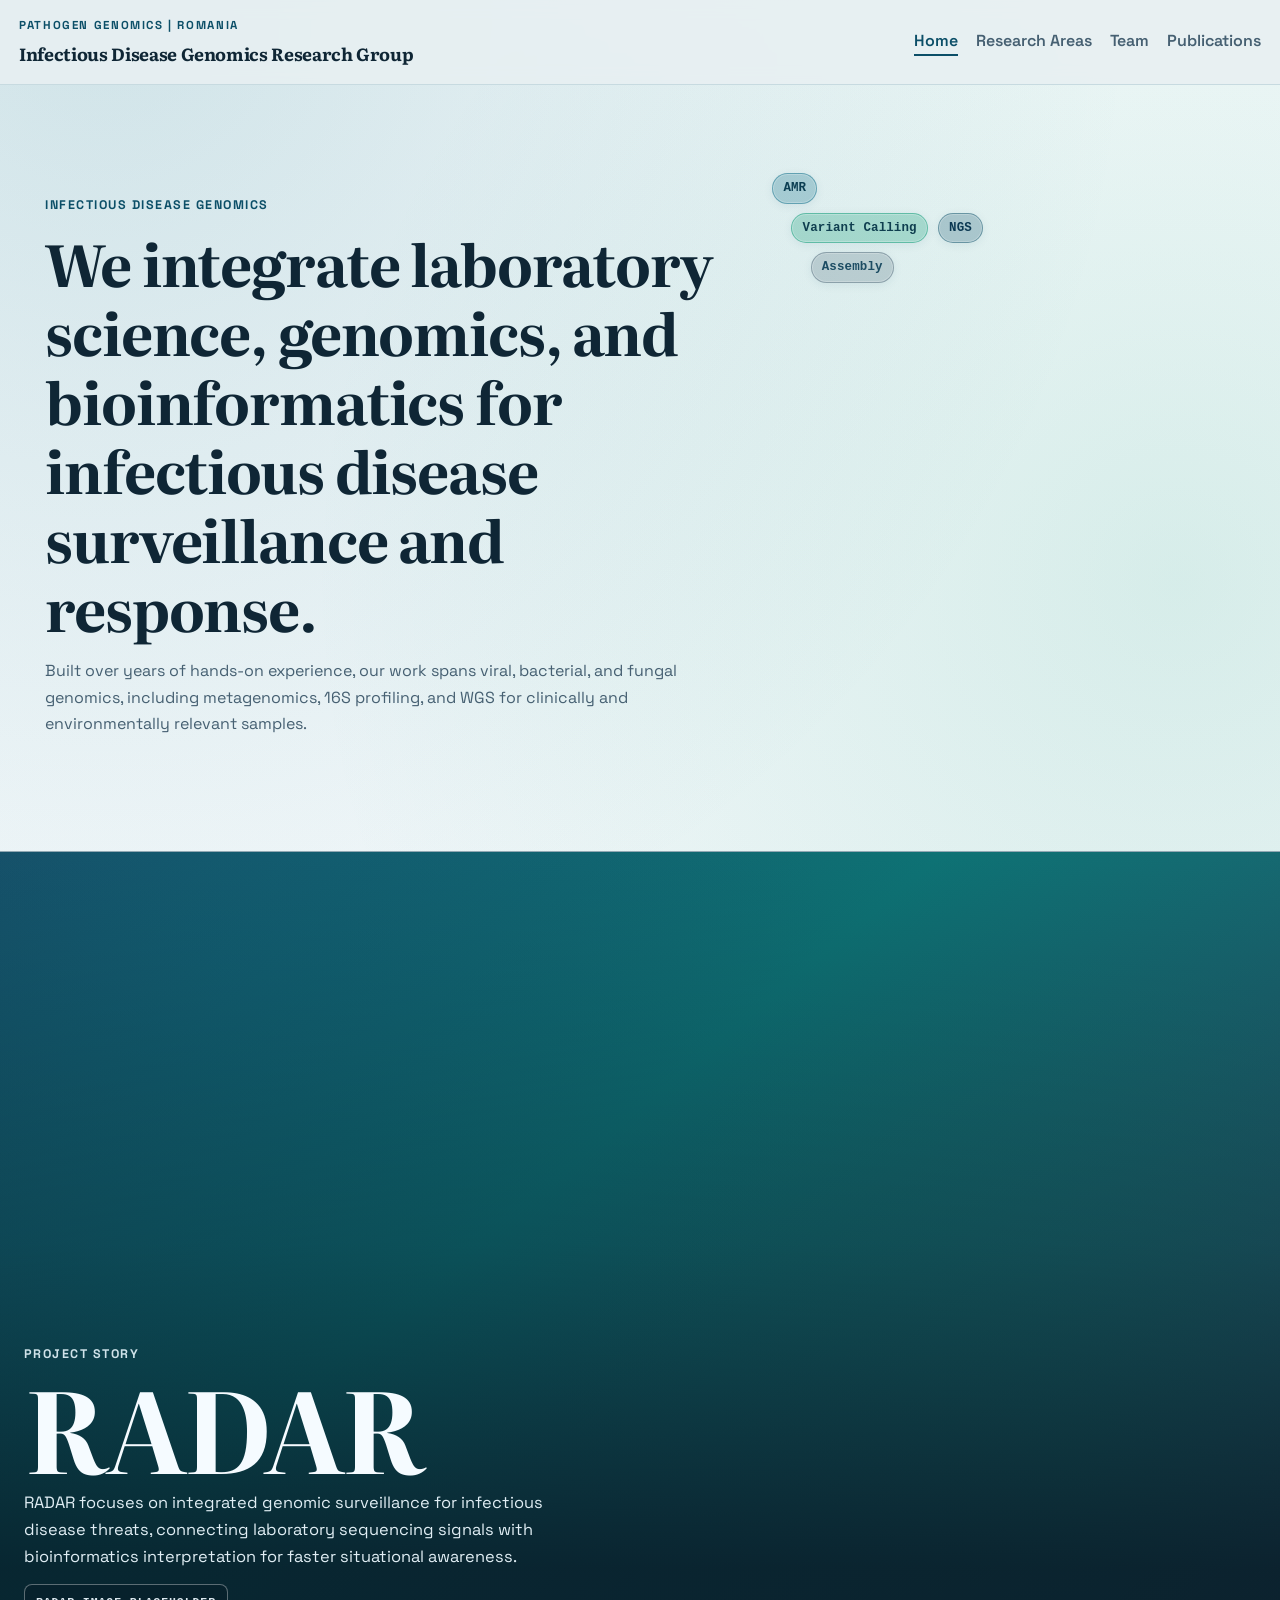
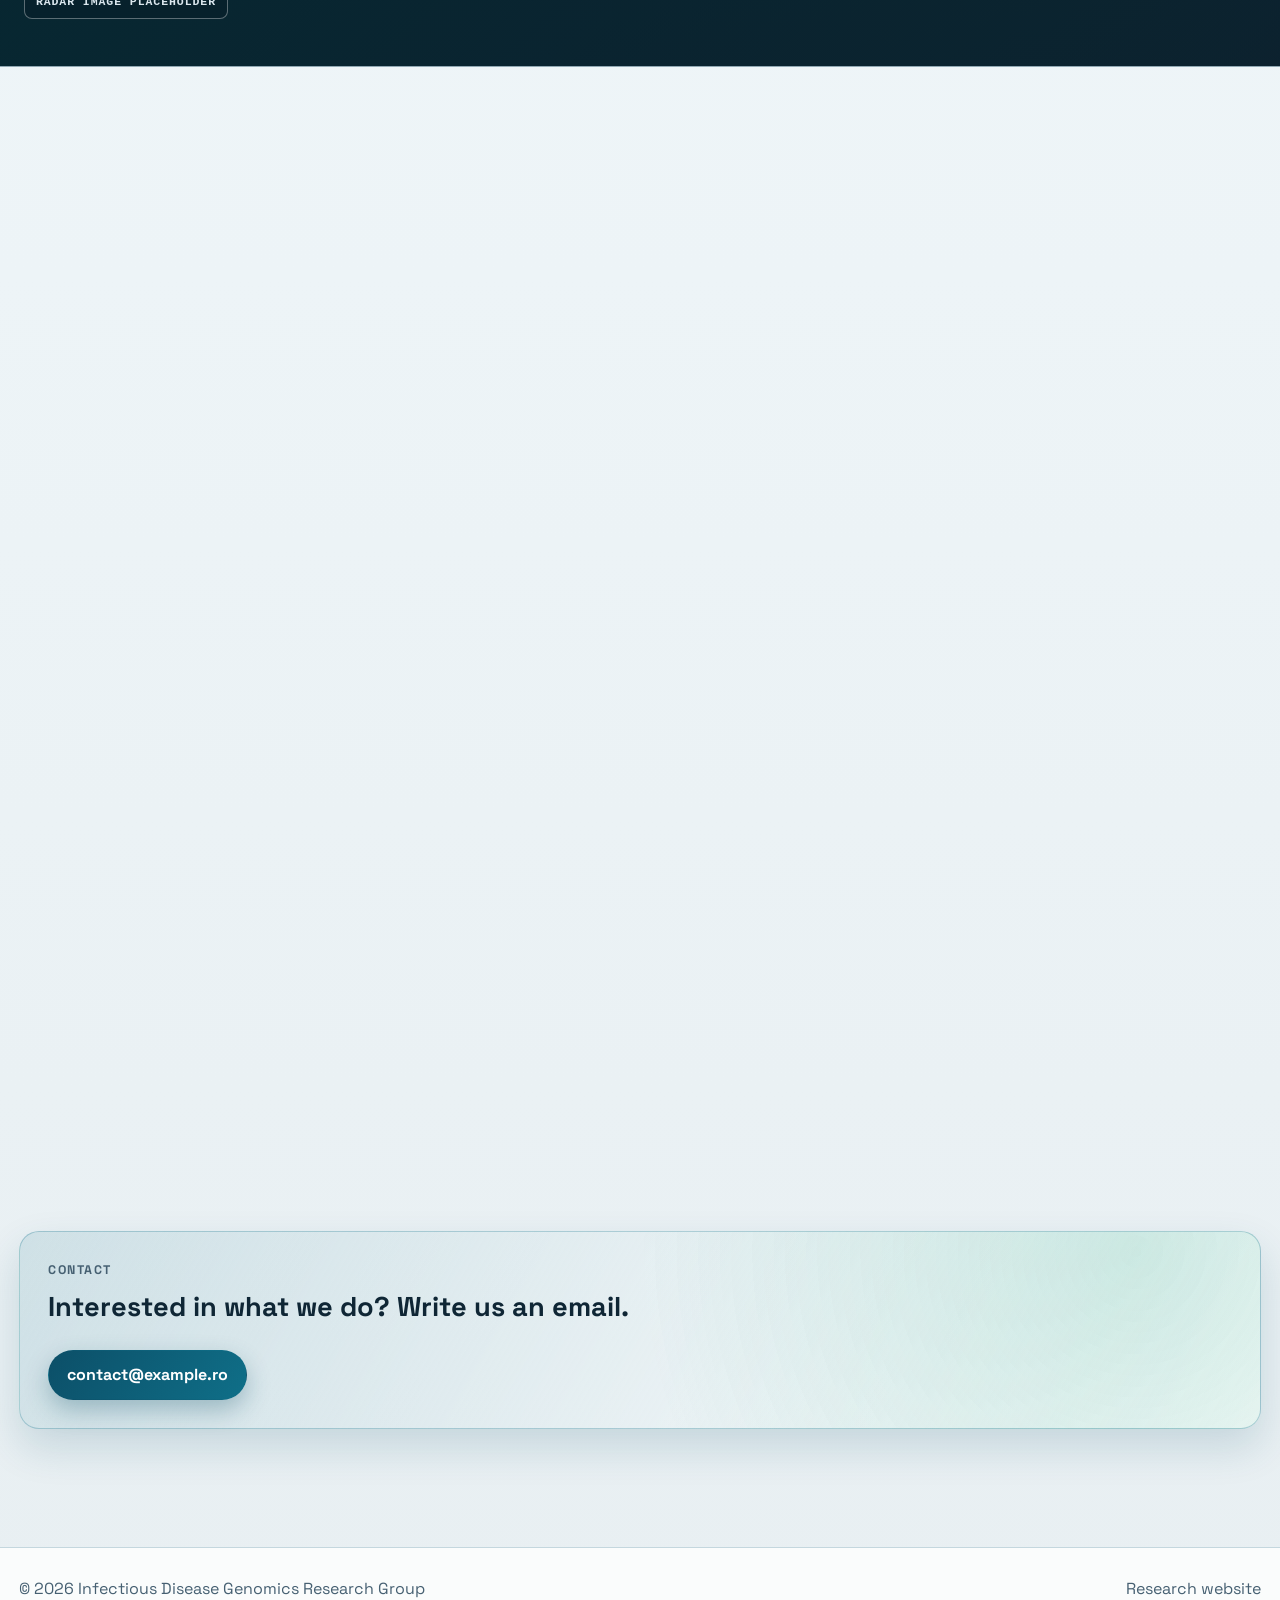
<file: index.html>
<!doctype html>
<html lang="en">
<head>
  <meta charset="utf-8">
  <meta name="viewport" content="width=device-width, initial-scale=1">
  <title>Infectious Disease Genomics Research Group</title>
  <meta name="description" content="Research group with years of lab and bioinformatics experience in infectious disease genomics: viral, bacterial, fungal sequencing, metagenomics, 16S, and WGS.">
  <meta property="og:title" content="Infectious Disease Genomics Research Group">
  <meta property="og:description" content="Infectious disease genomics research across clinical and environmental samples.">
  <meta property="og:type" content="website">
  <meta name="theme-color" content="#0c4f68">
  <link rel="preconnect" href="https://fonts.googleapis.com">
  <link rel="preconnect" href="https://fonts.gstatic.com" crossorigin>
  <link href="https://fonts.googleapis.com/css2?family=Literata:opsz,wght@7..72,600;7..72,700&family=Space+Grotesk:wght@400;500;700&display=swap" rel="stylesheet">
  <link rel="stylesheet" href="styles.css?v=20260227i">
</head>
<body>
  <div class="site">
    <header class="site-header">
      <div class="container header-row">
        <a class="brand" href="index.html">
          <span class="brand-kicker">Pathogen Genomics | Romania</span>
          <span class="brand-title">Infectious Disease Genomics Research Group</span>
        </a>
        <nav class="nav" aria-label="Main navigation">
          <a class="is-active" href="index.html">Home</a>
          <a href="research-areas.html">Research Areas</a>
          <a href="team.html">Team</a>
          <a href="publications.html">Publications</a>
        </nav>
      </div>
    </header>

    <main>
      <section class="hero">
        <div class="container hero-grid">
          <article class="hero-copy">
            <p class="kicker">Infectious Disease Genomics</p>
            <h1>We integrate laboratory science, genomics, and bioinformatics for infectious disease surveillance and response.</h1>
            <p class="lead">
              Built over years of hands-on experience, our work spans viral, bacterial, and fungal genomics,
              including metagenomics, 16S profiling, and WGS for clinically and environmentally relevant samples.
            </p>
          </article>

          <aside class="buzz-panel" aria-label="Research keywords">
            <div class="buzzword-wrap">
              <div
                id="buzzword-grid"
                class="buzzword-grid"
                data-buzzwords="NGS,HIV,WGS,Metagenomics,16S,AMR,Phylogenetics,Variant Calling,Genomic Surveillance,Read Mapping,Assembly,Annotation,Outbreak Genomics,Taxonomic Profiling,Quality Control,Comparative Genomics"
              >
                <span class="buzzword-chip tone-a">NGS</span>
                <span class="buzzword-chip tone-b">HIV</span>
                <span class="buzzword-chip tone-c">WGS</span>
                <span class="buzzword-chip tone-d">Metagenomics</span>
                <span class="buzzword-chip tone-e">16S</span>
                <span class="buzzword-chip tone-a">AMR</span>
                <span class="buzzword-chip tone-b">Phylogenetics</span>
                <span class="buzzword-chip tone-c">Genomic Surveillance</span>
              </div>
            </div>
          </aside>
        </div>
      </section>

      <section class="story-sequence" aria-label="Project stories">
        <div class="story-scroll">
          <div class="story-viewport" data-story-sequence>
            <article class="story-slide story-radar" data-story-slide>
              <div class="story-inner">
                <p class="kicker">Project Story</p>
                <h2 class="story-title">RADAR</h2>
                <p class="story-text">
                  RADAR focuses on integrated genomic surveillance for infectious disease threats,
                  connecting laboratory sequencing signals with bioinformatics interpretation for
                  faster situational awareness.
                </p>
                <p class="story-image-tag">RADAR IMAGE PLACEHOLDER</p>
              </div>
            </article>

            <article class="story-slide story-pegas" data-story-slide>
              <div class="story-inner">
                <p class="kicker">Project Story</p>
                <h2 class="story-title">PeGAS</h2>
                <p class="story-text">
                  PeGAS automates bacterial whole-genome sequencing workflows for AMR surveillance,
                  combining resistance profiling, virulence characterization, and pangenome analysis
                  in a streamlined research pipeline.
                </p>
                <p class="story-image-tag">PEGAS IMAGE PLACEHOLDER</p>
              </div>
            </article>
          </div>
        </div>
      </section>

      <section class="section">
        <div class="container">
          <div class="contact-cta">
            <p class="kicker">Contact</p>
            <h3>Interested in what we do? Write us an email.</h3>
            <a class="btn btn-primary" href="mailto:contact@example.ro">contact@example.ro</a>
          </div>
        </div>
      </section>
    </main>

    <footer class="site-footer">
      <div class="container footer-row">
        <p>&copy; <span data-year></span> Infectious Disease Genomics Research Group</p>
        <p>Research website</p>
      </div>
    </footer>
  </div>
  <script src="scripts/site.js?v=20260227i"></script>
</body>
</html>
</file>
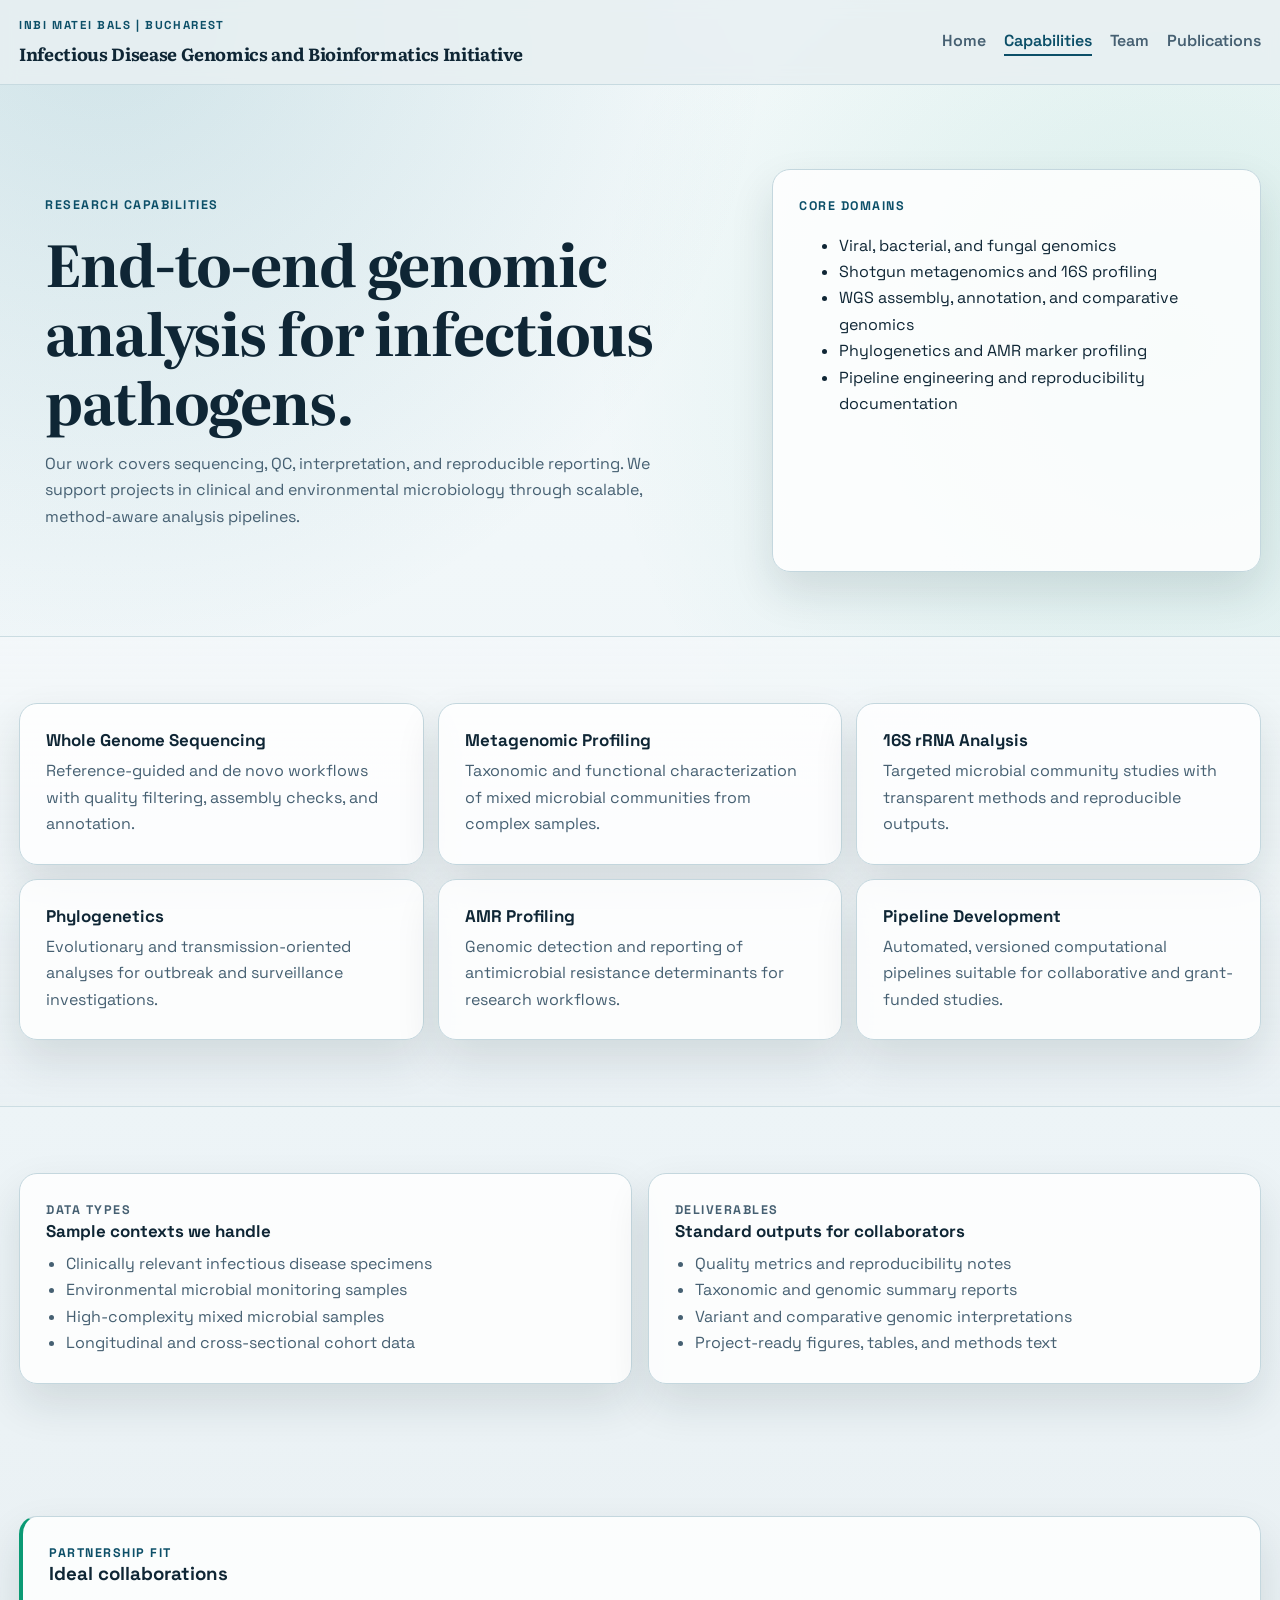
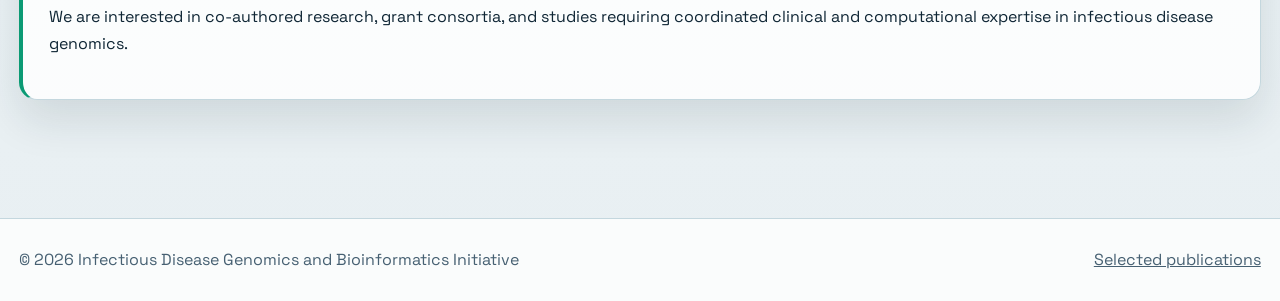
<file: capabilities.html>
<!doctype html>
<html lang="en">
<head>
  <meta charset="utf-8">
  <meta name="viewport" content="width=device-width, initial-scale=1">
  <title>Capabilities | Infectious Disease Genomics and Bioinformatics Initiative</title>
  <meta name="description" content="Technical capabilities in WGS, metagenomics, 16S profiling, AMR analysis, and pipeline development for infectious disease research.">
  <meta name="theme-color" content="#0c4f68">
  <link rel="preconnect" href="https://fonts.googleapis.com">
  <link rel="preconnect" href="https://fonts.gstatic.com" crossorigin>
  <link href="https://fonts.googleapis.com/css2?family=Literata:opsz,wght@7..72,600;7..72,700&family=Space+Grotesk:wght@400;500;700&display=swap" rel="stylesheet">
  <link rel="stylesheet" href="styles.css">
</head>
<body>
  <div class="site">
    <header class="site-header">
      <div class="container header-row">
        <a class="brand" href="index.html">
          <span class="brand-kicker">INBI Matei Bals | Bucharest</span>
          <span class="brand-title">Infectious Disease Genomics and Bioinformatics Initiative</span>
        </a>
        <nav class="nav" aria-label="Main navigation">
          <a href="index.html">Home</a>
          <a class="is-active" href="capabilities.html">Capabilities</a>
          <a href="team.html">Team</a>
          <a href="publications.html">Publications</a>
        </nav>
      </div>
    </header>

    <main>
      <section class="hero">
        <div class="container hero-grid">
          <article class="hero-copy">
            <p class="kicker">Research Capabilities</p>
            <h1>End-to-end genomic analysis for infectious pathogens.</h1>
            <p class="lead">
              Our work covers sequencing, QC, interpretation, and reproducible reporting.
              We support projects in clinical and environmental microbiology through scalable,
              method-aware analysis pipelines.
            </p>
          </article>
          <aside class="hero-panel">
            <p class="kicker">Core Domains</p>
            <ul>
              <li>Viral, bacterial, and fungal genomics</li>
              <li>Shotgun metagenomics and 16S profiling</li>
              <li>WGS assembly, annotation, and comparative genomics</li>
              <li>Phylogenetics and AMR marker profiling</li>
              <li>Pipeline engineering and reproducibility documentation</li>
            </ul>
          </aside>
        </div>
      </section>

      <section class="section section-soft">
        <div class="container grid-3">
          <article class="card">
            <h3>Whole Genome Sequencing</h3>
            <p>Reference-guided and de novo workflows with quality filtering, assembly checks, and annotation.</p>
          </article>
          <article class="card">
            <h3>Metagenomic Profiling</h3>
            <p>Taxonomic and functional characterization of mixed microbial communities from complex samples.</p>
          </article>
          <article class="card">
            <h3>16S rRNA Analysis</h3>
            <p>Targeted microbial community studies with transparent methods and reproducible outputs.</p>
          </article>
          <article class="card">
            <h3>Phylogenetics</h3>
            <p>Evolutionary and transmission-oriented analyses for outbreak and surveillance investigations.</p>
          </article>
          <article class="card">
            <h3>AMR Profiling</h3>
            <p>Genomic detection and reporting of antimicrobial resistance determinants for research workflows.</p>
          </article>
          <article class="card">
            <h3>Pipeline Development</h3>
            <p>Automated, versioned computational pipelines suitable for collaborative and grant-funded studies.</p>
          </article>
        </div>
      </section>

      <section class="section">
        <div class="container section-grid">
          <article class="card">
            <p class="kicker">Data Types</p>
            <h3>Sample contexts we handle</h3>
            <ul>
              <li>Clinically relevant infectious disease specimens</li>
              <li>Environmental microbial monitoring samples</li>
              <li>High-complexity mixed microbial samples</li>
              <li>Longitudinal and cross-sectional cohort data</li>
            </ul>
          </article>
          <article class="card">
            <p class="kicker">Deliverables</p>
            <h3>Standard outputs for collaborators</h3>
            <ul>
              <li>Quality metrics and reproducibility notes</li>
              <li>Taxonomic and genomic summary reports</li>
              <li>Variant and comparative genomic interpretations</li>
              <li>Project-ready figures, tables, and methods text</li>
            </ul>
          </article>
        </div>
      </section>

      <section class="section">
        <div class="container notice">
          <p class="kicker">Partnership Fit</p>
          <h3>Ideal collaborations</h3>
          <p>
            We are interested in co-authored research, grant consortia, and studies requiring coordinated
            clinical and computational expertise in infectious disease genomics.
          </p>
        </div>
      </section>
    </main>

    <footer class="site-footer">
      <div class="container footer-row">
        <p>&copy; <span data-year></span> Infectious Disease Genomics and Bioinformatics Initiative</p>
        <p><a href="publications.html">Selected publications</a></p>
      </div>
    </footer>
  </div>
  <script src="scripts/site.js"></script>
</body>
</html>
</file>
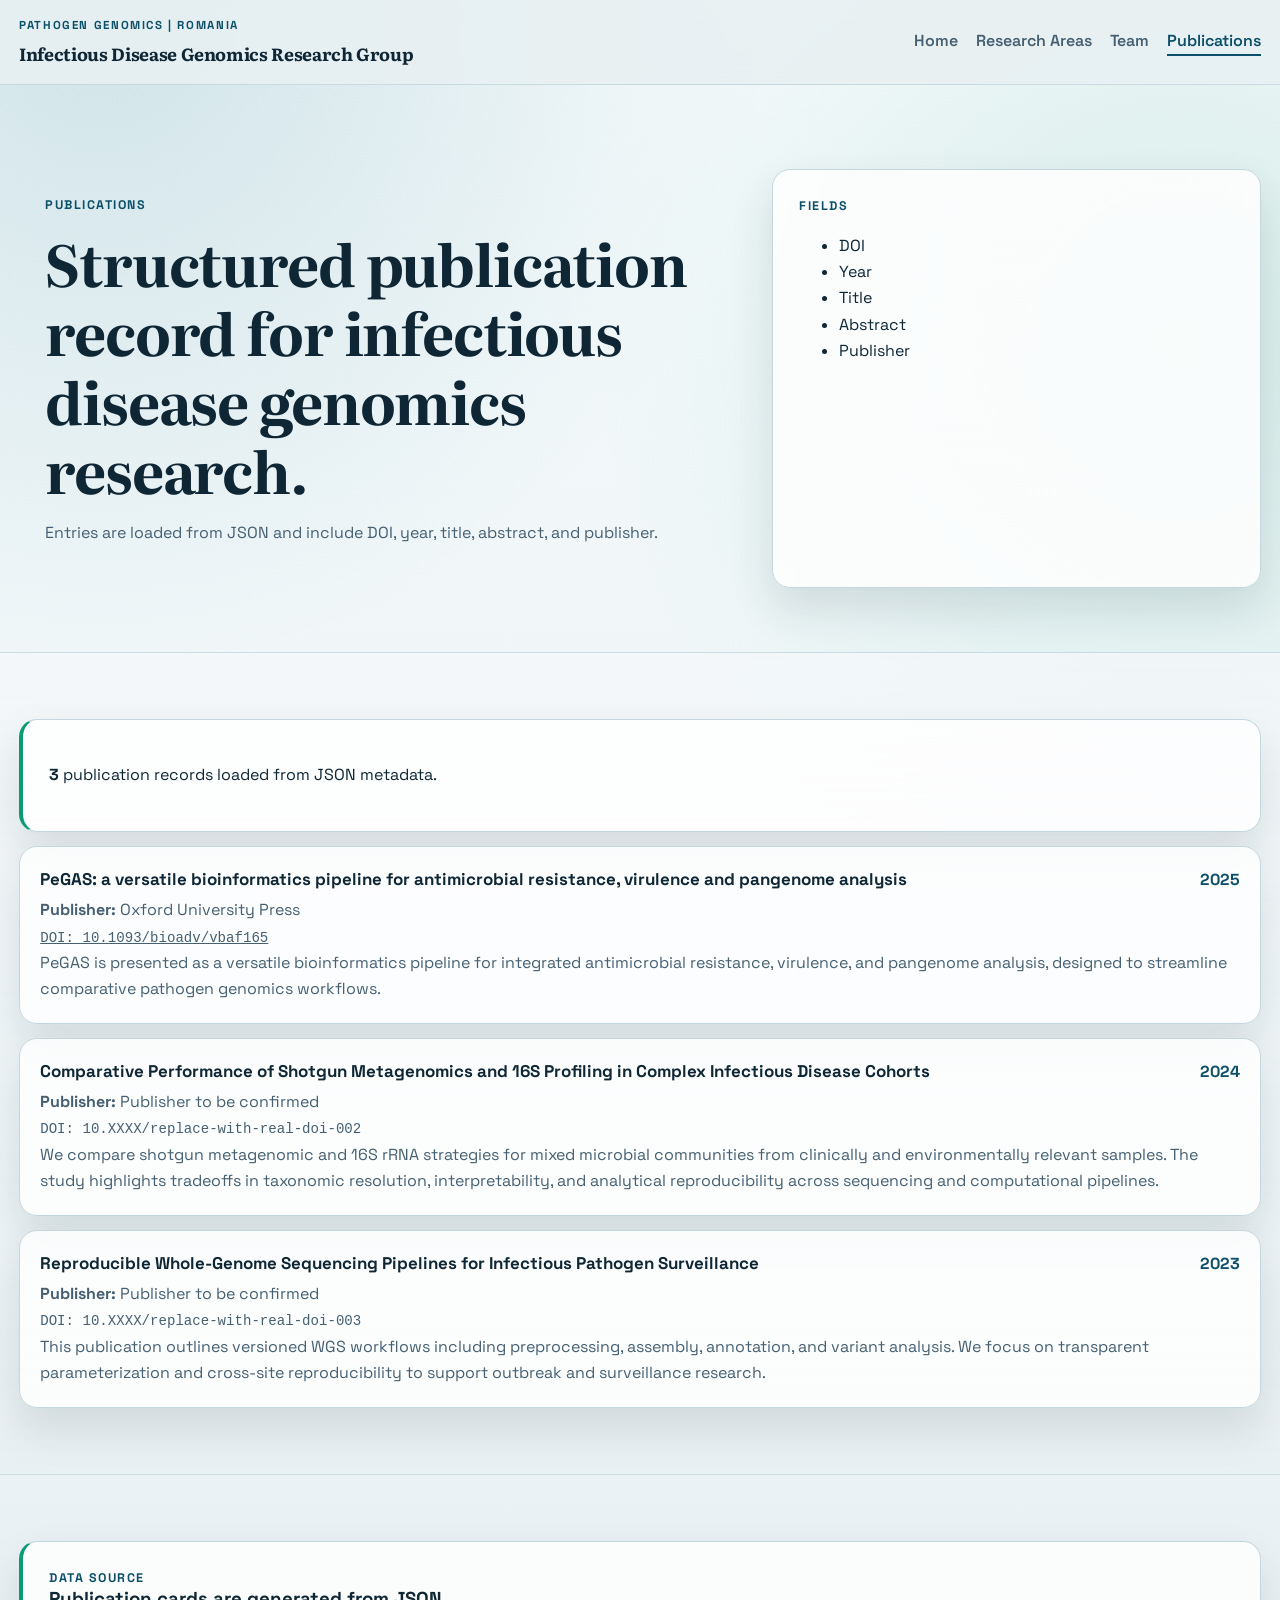
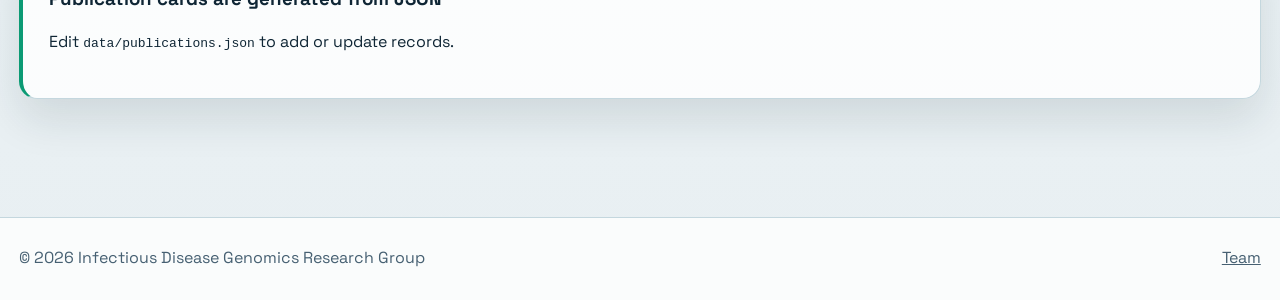
<file: publications.html>
<!doctype html>
<html lang="en">
<head>
  <meta charset="utf-8">
  <meta name="viewport" content="width=device-width, initial-scale=1">
  <title>Publications | Infectious Disease Genomics Research Group</title>
  <meta name="description" content="Selected publications in pathogen genomics and metagenomics research.">
  <meta name="theme-color" content="#0c4f68">
  <link rel="preconnect" href="https://fonts.googleapis.com">
  <link rel="preconnect" href="https://fonts.gstatic.com" crossorigin>
  <link href="https://fonts.googleapis.com/css2?family=Literata:opsz,wght@7..72,600;7..72,700&family=Space+Grotesk:wght@400;500;700&display=swap" rel="stylesheet">
  <link rel="stylesheet" href="styles.css">
</head>
<body>
  <div class="site">
    <header class="site-header">
      <div class="container header-row">
        <a class="brand" href="index.html">
          <span class="brand-kicker">Pathogen Genomics | Romania</span>
          <span class="brand-title">Infectious Disease Genomics Research Group</span>
        </a>
        <nav class="nav" aria-label="Main navigation">
          <a href="index.html">Home</a>
          <a href="research-areas.html">Research Areas</a>
          <a href="team.html">Team</a>
          <a class="is-active" href="publications.html">Publications</a>
        </nav>
      </div>
    </header>

    <main>
      <section class="hero">
        <div class="container hero-grid">
          <article class="hero-copy">
            <p class="kicker">Publications</p>
            <h1>Structured publication record for infectious disease genomics research.</h1>
            <p class="lead">
              Entries are loaded from JSON and include DOI, year, title, abstract, and publisher.
            </p>
          </article>
          <aside class="hero-panel">
            <p class="kicker">Fields</p>
            <ul>
              <li>DOI</li>
              <li>Year</li>
              <li>Title</li>
              <li>Abstract</li>
              <li>Publisher</li>
            </ul>
          </aside>
        </div>
      </section>

      <section class="section section-soft">
        <div class="container">
          <div id="pub-count" class="notice" style="margin-bottom:14px;"></div>
          <div id="publication-list" class="data-layout" aria-live="polite"></div>
        </div>
      </section>

      <section class="section">
        <div class="container notice">
          <p class="kicker">Data Source</p>
          <h3>Publication cards are generated from JSON</h3>
          <p>Edit <code>data/publications.json</code> to add or update records.</p>
        </div>
      </section>
    </main>

    <footer class="site-footer">
      <div class="container footer-row">
        <p>&copy; <span data-year></span> Infectious Disease Genomics Research Group</p>
        <p><a href="team.html">Team</a></p>
      </div>
    </footer>
  </div>
  <script src="scripts/site.js"></script>
  <script src="scripts/publications.js"></script>
</body>
</html>
</file>
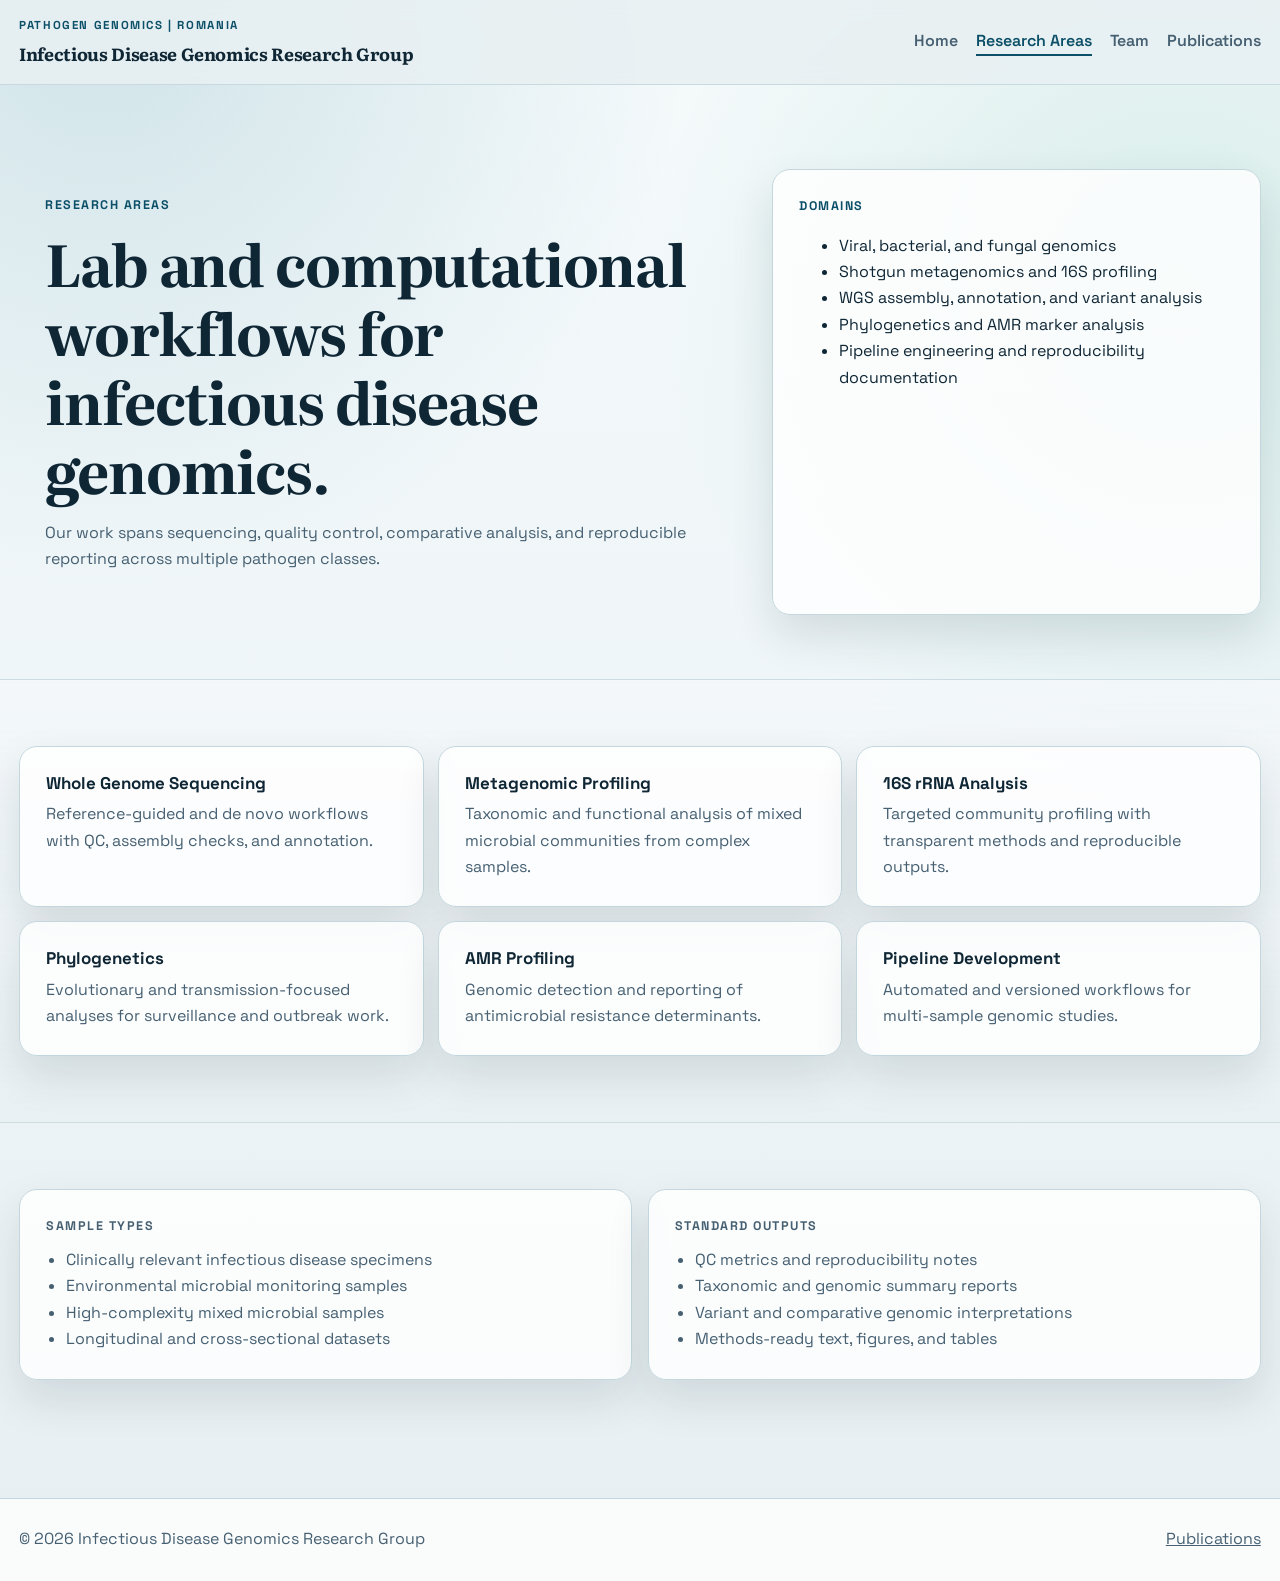
<file: research-areas.html>
<!doctype html>
<html lang="en">
<head>
  <meta charset="utf-8">
  <meta name="viewport" content="width=device-width, initial-scale=1">
  <title>Research Areas | Infectious Disease Genomics Research Group</title>
  <meta name="description" content="Research areas in WGS, metagenomics, 16S profiling, AMR analysis, and pipeline development for infectious disease genomics.">
  <meta name="theme-color" content="#0c4f68">
  <link rel="preconnect" href="https://fonts.googleapis.com">
  <link rel="preconnect" href="https://fonts.gstatic.com" crossorigin>
  <link href="https://fonts.googleapis.com/css2?family=Literata:opsz,wght@7..72,600;7..72,700&family=Space+Grotesk:wght@400;500;700&display=swap" rel="stylesheet">
  <link rel="stylesheet" href="styles.css">
</head>
<body>
  <div class="site">
    <header class="site-header">
      <div class="container header-row">
        <a class="brand" href="index.html">
          <span class="brand-kicker">Pathogen Genomics | Romania</span>
          <span class="brand-title">Infectious Disease Genomics Research Group</span>
        </a>
        <nav class="nav" aria-label="Main navigation">
          <a href="index.html">Home</a>
          <a class="is-active" href="research-areas.html">Research Areas</a>
          <a href="team.html">Team</a>
          <a href="publications.html">Publications</a>
        </nav>
      </div>
    </header>

    <main>
      <section class="hero">
        <div class="container hero-grid">
          <article class="hero-copy">
            <p class="kicker">Research Areas</p>
            <h1>Lab and computational workflows for infectious disease genomics.</h1>
            <p class="lead">
              Our work spans sequencing, quality control, comparative analysis,
              and reproducible reporting across multiple pathogen classes.
            </p>
          </article>
          <aside class="hero-panel">
            <p class="kicker">Domains</p>
            <ul>
              <li>Viral, bacterial, and fungal genomics</li>
              <li>Shotgun metagenomics and 16S profiling</li>
              <li>WGS assembly, annotation, and variant analysis</li>
              <li>Phylogenetics and AMR marker analysis</li>
              <li>Pipeline engineering and reproducibility documentation</li>
            </ul>
          </aside>
        </div>
      </section>

      <section class="section section-soft">
        <div class="container grid-3">
          <article class="card">
            <h3>Whole Genome Sequencing</h3>
            <p>Reference-guided and de novo workflows with QC, assembly checks, and annotation.</p>
          </article>
          <article class="card">
            <h3>Metagenomic Profiling</h3>
            <p>Taxonomic and functional analysis of mixed microbial communities from complex samples.</p>
          </article>
          <article class="card">
            <h3>16S rRNA Analysis</h3>
            <p>Targeted community profiling with transparent methods and reproducible outputs.</p>
          </article>
          <article class="card">
            <h3>Phylogenetics</h3>
            <p>Evolutionary and transmission-focused analyses for surveillance and outbreak work.</p>
          </article>
          <article class="card">
            <h3>AMR Profiling</h3>
            <p>Genomic detection and reporting of antimicrobial resistance determinants.</p>
          </article>
          <article class="card">
            <h3>Pipeline Development</h3>
            <p>Automated and versioned workflows for multi-sample genomic studies.</p>
          </article>
        </div>
      </section>

      <section class="section">
        <div class="container section-grid">
          <article class="card">
            <p class="kicker">Sample Types</p>
            <ul>
              <li>Clinically relevant infectious disease specimens</li>
              <li>Environmental microbial monitoring samples</li>
              <li>High-complexity mixed microbial samples</li>
              <li>Longitudinal and cross-sectional datasets</li>
            </ul>
          </article>
          <article class="card">
            <p class="kicker">Standard Outputs</p>
            <ul>
              <li>QC metrics and reproducibility notes</li>
              <li>Taxonomic and genomic summary reports</li>
              <li>Variant and comparative genomic interpretations</li>
              <li>Methods-ready text, figures, and tables</li>
            </ul>
          </article>
        </div>
      </section>
    </main>

    <footer class="site-footer">
      <div class="container footer-row">
        <p>&copy; <span data-year></span> Infectious Disease Genomics Research Group</p>
        <p><a href="publications.html">Publications</a></p>
      </div>
    </footer>
  </div>
  <script src="scripts/site.js"></script>
</body>
</html>
</file>
<file: styles.css>
:root {
  --bg: #e7eff2;
  --panel: #ffffff;
  --panel-soft: #f4f8fa;
  --text: #0f2635;
  --muted: #466072;
  --line: #c4d7de;
  --brand: #0f6f88;
  --brand-deep: #0c4f68;
  --accent: #0b9a74;
  --radius: 18px;
  --shadow: 0 20px 44px rgba(15, 38, 53, 0.12);
  --page-max: 1720px;
}

* {
  box-sizing: border-box;
}

html {
  scroll-behavior: smooth;
}

body {
  margin: 0;
  font-family: "Space Grotesk", "Segoe UI", sans-serif;
  color: var(--text);
  background: radial-gradient(circle at 8% 0%, rgba(15, 111, 136, 0.16), transparent 30%),
    radial-gradient(circle at 92% 18%, rgba(11, 154, 116, 0.12), transparent 30%),
    linear-gradient(180deg, #f5fafb 0%, #edf4f7 58%, #e8eff2 100%);
  line-height: 1.65;
}

a {
  color: inherit;
}

.site {
  min-height: 100vh;
}

.container {
  width: min(var(--page-max), calc(100vw - 2.4rem));
  margin: 0 auto;
}

.site-header {
  position: sticky;
  top: 0;
  z-index: 110;
  backdrop-filter: blur(8px);
  background: rgba(231, 239, 242, 0.88);
  border-bottom: 1px solid rgba(196, 215, 222, 0.9);
}

.header-row {
  min-height: 84px;
  display: flex;
  align-items: center;
  justify-content: space-between;
  gap: 18px;
}

.brand {
  text-decoration: none;
  display: grid;
  gap: 4px;
}

.brand-kicker {
  font-size: 0.72rem;
  letter-spacing: 0.14em;
  text-transform: uppercase;
  color: var(--brand-deep);
  font-weight: 700;
}

.brand-title {
  font-family: "Literata", "Georgia", serif;
  font-weight: 700;
  letter-spacing: -0.02em;
  font-size: 1.1rem;
}

.nav {
  display: flex;
  align-items: center;
  gap: 18px;
  flex-wrap: wrap;
}

.nav a {
  text-decoration: none;
  color: var(--muted);
  font-weight: 600;
  border-bottom: 2px solid transparent;
  transition: color 180ms ease, border-color 180ms ease;
}

.nav a:hover,
.nav a:focus-visible,
.nav a.is-active {
  color: var(--brand-deep);
  border-color: var(--brand-deep);
}

.hero {
  padding: 84px 0 64px;
}

.hero-grid {
  display: grid;
  grid-template-columns: 1.2fr 0.8fr;
  gap: 20px;
  align-items: stretch;
  transition: opacity 220ms linear, transform 220ms linear;
}

.hero-panel,
.card,
.metric,
.notice {
  border: 1px solid var(--line);
  border-radius: var(--radius);
  background: rgba(255, 255, 255, 0.84);
  box-shadow: var(--shadow);
}

.hero-copy,
.hero-panel,
.card,
.notice {
  padding: 26px;
}

.kicker {
  margin: 0;
  text-transform: uppercase;
  letter-spacing: 0.12em;
  font-size: 0.78rem;
  font-weight: 700;
  color: var(--brand-deep);
}

h1,
h2,
h3,
h4 {
  margin-top: 0;
  line-height: 1.2;
}

h1,
h2 {
  font-family: "Literata", "Georgia", serif;
  letter-spacing: -0.02em;
}

h1 {
  margin: 12px 0 14px;
  font-size: clamp(2rem, 4.5vw, 3.8rem);
  max-width: 22ch;
}

h2 {
  margin-bottom: 14px;
  font-size: clamp(1.4rem, 3vw, 2.45rem);
}

.lead {
  color: var(--muted);
  max-width: 66ch;
}

.hero-actions {
  margin-top: 26px;
  display: flex;
  flex-wrap: wrap;
  gap: 12px;
}

.buzzword-wrap {
  margin-top: 0;
}

.buzz-panel {
  display: flex;
  flex-direction: column;
  justify-content: flex-start;
  align-items: stretch;
  padding-top: 4px;
}

.buzzword-grid {
  min-height: 300px;
  display: flex;
  flex-direction: column;
  gap: 9px;
  align-items: flex-start;
}

.buzz-line {
  display: flex;
  flex-wrap: wrap;
  gap: 10px;
  align-items: center;
  width: 100%;
}

.buzz-line.tab-1 {
  padding-left: 1.2rem;
}

.buzz-line.tab-2 {
  padding-left: 2.4rem;
}

.buzz-line.tab-3 {
  padding-left: 3.6rem;
}

.buzzword-chip {
  display: inline-flex;
  align-items: center;
  width: auto;
  padding: 0.32em 0.82em;
  border-radius: 999px;
  font-size: clamp(0.78rem, 0.96vw, 0.9rem);
  font-weight: 700;
  letter-spacing: 0.01em;
  border: 1px solid transparent;
  font-family: ui-monospace, SFMono-Regular, Menlo, Consolas, "Liberation Mono", monospace;
  box-shadow: inset 0 0 0 1px rgba(255, 255, 255, 0.22), 0 2px 10px rgba(12, 79, 104, 0.08);
  opacity: 1;
  transform: translateY(0);
  transition: opacity 520ms ease, transform 520ms ease, background-color 700ms ease, color 700ms ease, border-color 700ms ease;
}

.buzzword-chip.is-hidden {
  opacity: 0;
  transform: translateY(8px);
}

.buzzword-chip.is-visible {
  opacity: 1;
  transform: translateY(0);
}

.tone-a {
  color: #0b3e52;
  background: rgba(15, 111, 136, 0.28);
  border-color: rgba(15, 111, 136, 0.44);
}

.tone-b {
  color: #0f3e4f;
  background: rgba(11, 154, 116, 0.28);
  border-color: rgba(11, 154, 116, 0.44);
}

.tone-c {
  color: #0b3852;
  background: rgba(12, 79, 104, 0.26);
  border-color: rgba(12, 79, 104, 0.42);
}

.tone-d {
  color: #1c4c63;
  background: rgba(70, 96, 114, 0.24);
  border-color: rgba(70, 96, 114, 0.4);
}

.tone-e {
  color: #0e4a49;
  background: rgba(11, 154, 116, 0.22);
  border-color: rgba(15, 111, 136, 0.36);
}

.story-sequence {
  position: relative;
  margin: 8px 0 24px;
}

.story-scroll {
  height: 210vh;
}

.story-viewport {
  position: sticky;
  top: 84px;
  height: calc(100vh - 84px);
  width: 100vw;
  margin-left: calc(50% - 50vw);
  overflow: hidden;
  border-top: 1px solid rgba(196, 215, 222, 0.72);
  border-bottom: 1px solid rgba(196, 215, 222, 0.72);
  background: #0f2f43;
}

.story-slide {
  --slide-opacity: 0;
  --slide-scale: 0.996;
  --story-progress: 0.5;
  position: absolute;
  inset: 0;
  opacity: var(--slide-opacity);
  transform: scale(var(--slide-scale));
  transition: opacity 240ms linear, transform 240ms linear, background-position 240ms linear;
  display: flex;
  align-items: flex-end;
  background-position: center calc(50% + ((0.5 - var(--story-progress)) * 24px));
}

.story-slide::before {
  content: "";
  position: absolute;
  inset: 0;
  background:
    linear-gradient(to top, rgba(6, 22, 34, 0.84) 12%, rgba(6, 22, 34, 0.42) 52%, rgba(6, 22, 34, 0.12) 100%);
}

.story-radar {
  background:
    radial-gradient(circle at 18% 16%, rgba(15, 111, 136, 0.36), transparent 48%),
    radial-gradient(circle at 84% 76%, rgba(11, 154, 116, 0.24), transparent 42%),
    linear-gradient(140deg, #1a546f, #0f7f80 42%, #315770 100%);
}

.story-pegas {
  background:
    radial-gradient(circle at 22% 20%, rgba(11, 154, 116, 0.34), transparent 46%),
    radial-gradient(circle at 80% 74%, rgba(15, 111, 136, 0.22), transparent 44%),
    linear-gradient(138deg, #1d4f64, #17776a 40%, #3d5e78 100%);
}

.story-pegas .story-inner {
  position: absolute;
  top: clamp(20px, 4vh, 52px);
  right: clamp(22px, 4vw, 60px);
  margin: 0;
  width: min(760px, calc(100vw - 4rem));
  max-width: 56ch;
}

.story-inner {
  position: relative;
  z-index: 2;
  width: min(var(--page-max), calc(100vw - 3rem));
  margin: 0 auto clamp(24px, 4vh, 52px);
}

.story-inner .kicker {
  color: rgba(228, 244, 251, 0.9);
}

.story-title {
  margin: 10px 0 12px;
  font-size: clamp(2.5rem, 10vw, 7rem);
  letter-spacing: -0.035em;
  line-height: 0.92;
  color: #f5fbff;
}

.story-text {
  margin: 0;
  max-width: 50ch;
  color: rgba(233, 246, 252, 0.96);
  font-size: clamp(0.94rem, 1.28vw, 1.1rem);
}

.story-image-tag {
  display: inline-flex;
  margin-top: 14px;
  padding: 0.42rem 0.68rem;
  border-radius: 8px;
  border: 1px solid rgba(255, 255, 255, 0.34);
  background: rgba(6, 24, 36, 0.34);
  font-family: ui-monospace, SFMono-Regular, Menlo, Consolas, "Liberation Mono", monospace;
  font-size: clamp(0.66rem, 0.9vw, 0.76rem);
  font-weight: 700;
  letter-spacing: 0.08em;
  text-transform: uppercase;
  color: rgba(238, 249, 255, 0.92);
}

.btn {
  display: inline-flex;
  align-items: center;
  justify-content: center;
  text-decoration: none;
  border-radius: 999px;
  padding: 11px 18px;
  border: 1px solid transparent;
  font-weight: 700;
  transition: transform 180ms ease, box-shadow 180ms ease;
}

.btn:hover {
  transform: translateY(-1px);
}

.btn-primary {
  color: #ffffff;
  background: linear-gradient(125deg, var(--brand-deep), var(--brand));
  box-shadow: 0 10px 24px rgba(12, 79, 104, 0.3);
}

.btn-secondary {
  color: var(--brand-deep);
  border-color: var(--brand-deep);
  background: rgba(255, 255, 255, 0.7);
}

.metric-grid {
  display: grid;
  grid-template-columns: repeat(3, minmax(0, 1fr));
  gap: 12px;
  margin-top: 18px;
}

.metric {
  padding: 16px;
  background: var(--panel-soft);
}

.metric h3 {
  margin: 0;
  font-size: 2rem;
}

.metric p {
  margin: 6px 0 0;
  color: var(--muted);
  font-size: 0.92rem;
}

.section {
  padding: 66px 0;
}

.section-soft {
  background: linear-gradient(180deg, rgba(244, 248, 250, 0.8), rgba(232, 239, 242, 0.56));
  border-top: 1px solid rgba(196, 215, 222, 0.8);
  border-bottom: 1px solid rgba(196, 215, 222, 0.8);
}

.section-grid {
  display: grid;
  grid-template-columns: repeat(2, minmax(0, 1fr));
  gap: 16px;
}

.grid-3 {
  display: grid;
  grid-template-columns: repeat(3, minmax(0, 1fr));
  gap: 14px;
}

.card h3 {
  margin-bottom: 8px;
  font-size: 1.06rem;
}

.card p {
  margin: 0;
  color: var(--muted);
}

.card ul {
  margin: 10px 0 0;
  padding-left: 20px;
  color: var(--muted);
}

.notice {
  border-left: 4px solid var(--accent);
}

.contact-cta {
  border: 1px solid rgba(15, 111, 136, 0.28);
  border-radius: 20px;
  padding: 28px;
  background:
    radial-gradient(circle at 90% 10%, rgba(11, 154, 116, 0.18), transparent 44%),
    linear-gradient(120deg, rgba(15, 111, 136, 0.12), rgba(255, 255, 255, 0.92));
  box-shadow: 0 18px 40px rgba(12, 79, 104, 0.16);
}

.contact-cta h3 {
  margin: 10px 0 10px;
  font-size: clamp(1.25rem, 2.2vw, 1.7rem);
}

.contact-cta p {
  margin: 0;
  color: var(--muted);
  max-width: 66ch;
}

.contact-cta .btn {
  margin-top: 16px;
}

.data-layout {
  display: grid;
  gap: 14px;
}

.person-card {
  display: grid;
  grid-template-columns: 140px 1fr;
  gap: 16px;
  align-items: start;
}

.person-image {
  width: 140px;
  height: 140px;
  border-radius: 14px;
  border: 1px solid var(--line);
  object-fit: cover;
  background: linear-gradient(145deg, rgba(12, 79, 104, 0.1), rgba(11, 154, 116, 0.08));
}

.person-image.placeholder {
  display: grid;
  place-items: center;
  color: var(--brand-deep);
  font-weight: 700;
  font-size: 0.74rem;
  letter-spacing: 0.08em;
  text-transform: uppercase;
}

.person-meta p {
  margin: 6px 0 0;
}

.person-role {
  font-weight: 700;
  color: var(--brand-deep);
}

.pub-card {
  padding: 20px;
}

.pub-header {
  display: flex;
  justify-content: space-between;
  gap: 12px;
  align-items: baseline;
  flex-wrap: wrap;
}

.pub-year {
  color: var(--brand-deep);
  font-weight: 700;
}

.pub-doi {
  font-family: ui-monospace, SFMono-Regular, Menlo, Consolas, "Liberation Mono", monospace;
  font-size: 0.88rem;
}

.pub-abstract {
  margin-top: 10px;
  color: var(--muted);
}

.empty-state {
  padding: 20px;
  border: 1px dashed var(--line);
  border-radius: 14px;
  color: var(--muted);
  background: rgba(255, 255, 255, 0.7);
}

.site-footer {
  margin-top: 52px;
  border-top: 1px solid var(--line);
  background: rgba(255, 255, 255, 0.8);
}

.footer-row {
  min-height: 82px;
  display: flex;
  align-items: center;
  justify-content: space-between;
  gap: 12px;
  flex-wrap: wrap;
}

.footer-row p {
  margin: 0;
  color: var(--muted);
}

@media (max-width: 1150px) {
  .hero-grid,
  .section-grid,
  .grid-3,
  .metric-grid {
    grid-template-columns: 1fr;
  }

  .person-card {
    grid-template-columns: 1fr;
  }

  .person-image {
    width: 100%;
    max-width: 260px;
    height: 220px;
  }

  .story-scroll {
    height: 184vh;
  }

  .story-viewport {
    top: 84px;
    height: calc(100vh - 84px);
  }

  .story-inner {
    width: calc(100vw - 1.8rem);
  }

  .story-pegas .story-inner {
    top: clamp(14px, 3vh, 28px);
    right: clamp(12px, 2.8vw, 28px);
    width: min(700px, calc(100vw - 2.4rem));
  }
}

@media (max-width: 860px) {
  .header-row {
    padding: 10px 0;
    align-items: flex-start;
    flex-direction: column;
  }

  .hero {
    padding-top: 48px;
  }

  .story-scroll {
    height: 168vh;
  }

  .story-viewport {
    top: 82px;
    height: calc(100vh - 82px);
  }

  .story-title {
    font-size: clamp(2rem, 13vw, 4.2rem);
  }

  .story-pegas .story-inner {
    position: relative;
    top: auto;
    right: auto;
    width: calc(100vw - 1.8rem);
    margin: 0 auto clamp(20px, 4vh, 36px);
    max-width: none;
  }
}

@media (prefers-reduced-motion: reduce) {
  html {
    scroll-behavior: auto;
  }

  * {
    animation-duration: 0.01ms !important;
    animation-iteration-count: 1 !important;
    transition-duration: 0.01ms !important;
  }

  .story-slide {
    opacity: 0 !important;
    transform: none !important;
    transition: none !important;
  }

  .story-slide:first-child {
    opacity: 1 !important;
  }
}
</file>
